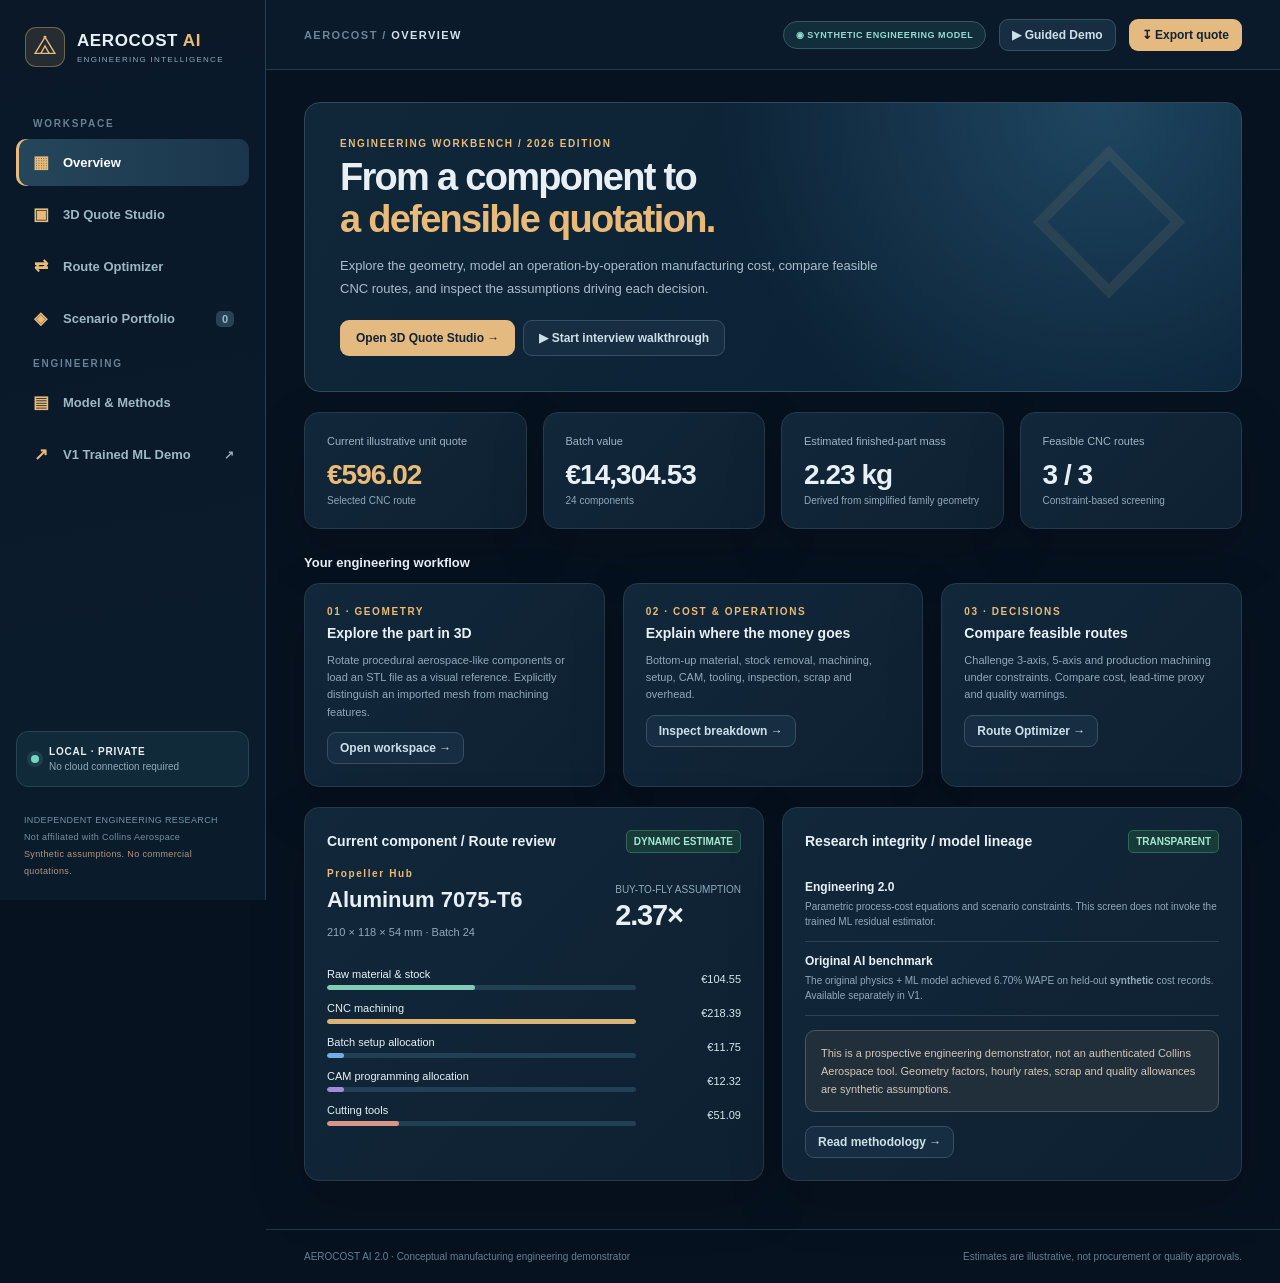
<file: index.html>
<!doctype html><html lang="en"><head>
<meta charset="utf-8"><meta name="viewport" content="width=device-width,initial-scale=1">
<meta name="theme-color" content="#0a1525"><meta name="description" content="AEROCOST AI 2.0 — illustrative aerospace machining-cost and route analysis studio.">
<title>AEROCOST AI 2.0 | Engineering Cost Studio</title><link rel="icon" type="image/svg+xml" href="assets/favicon.svg"><link rel="stylesheet" href="assets/style-v2.css">
</head><body>
<div class="app-shell">
<aside class="sidebar" id="side">
 <div class="brand"><div class="brand-icon"><svg viewBox="0 0 48 48" fill="none" aria-hidden="true"><path d="M7 35 24 7l17 28H7Z" stroke="currentColor" stroke-width="2.3"/><path d="M17 35 24 22l7 13" stroke="currentColor" stroke-width="2.3"/><circle cx="24" cy="7" r="2.5" fill="currentColor"/></svg></div><div><div class="brand-title">AEROCOST <em>AI</em></div><div class="brand-sub">ENGINEERING INTELLIGENCE</div></div></div>
 <div class="side-heading">WORKSPACE</div>
 <nav id="nav" aria-label="Primary"><button data-page="overview" class="nav-btn active"><span class="nav-icon">▦</span>Overview</button><button data-page="quote" class="nav-btn"><span class="nav-icon">▣</span>3D Quote Studio</button><button data-page="routes" class="nav-btn"><span class="nav-icon">⇄</span>Route Optimizer</button><button data-page="portfolio" class="nav-btn"><span class="nav-icon">◈</span>Scenario Portfolio <span id="scenarioCount" class="nav-count">0</span></button></nav>
 <div class="side-heading">ENGINEERING</div><nav><button data-page="research" class="nav-btn"><span class="nav-icon">▤</span>Model & Methods</button><a class="nav-btn" href="legacy/index.html" target="_blank" rel="noopener"><span class="nav-icon">↗</span>V1 Trained ML Demo <span class="nav-small">↗</span></a></nav>
 <div class="side-spacer"></div><div class="side-info"><span class="live-dot"></span><div><strong>LOCAL · PRIVATE</strong><span>No cloud connection required</span></div></div><div class="side-footer">INDEPENDENT ENGINEERING RESEARCH<br>Not affiliated with Collins Aerospace<br><span>Synthetic assumptions. No commercial quotations.</span></div>
</aside>
<div class="main-area"><header class="topbar"><div class="top-left"><button class="menu-button" id="menu" aria-label="Toggle navigation">☰</button><div class="breadcrumbs">AEROCOST / <strong id="breadcrumb">OVERVIEW</strong></div></div><div class="top-right"><span class="top-chip">◉ SYNTHETIC ENGINEERING MODEL</span><button class="btn btn-outline btn-sm" id="guidedBtn">▶ Guided Demo</button><button class="btn btn-gold btn-sm" id="exportBtn">↧ Export quote</button></div></header>
<main id="app" aria-live="polite"></main><footer class="footer"><span>AEROCOST AI 2.0 · Conceptual manufacturing engineering demonstrator</span><span>Estimates are illustrative, not procurement or quality approvals.</span></footer></div></div>
<div id="toast" role="status" aria-live="polite"></div>
<div id="guided" class="guided hidden" role="dialog" aria-modal="true" aria-label="Guided demonstration"><div class="tour-card"><div class="tour-kicker">PRESENTATION MODE <span id="tourStep">01 / 05</span></div><h2 id="tourTitle"></h2><p id="tourText"></p><div class="tour-actions"><button class="btn btn-outline" id="tourExit">Exit</button><div><button class="btn btn-outline" id="tourPrev">← Back</button><button class="btn btn-gold" id="tourNext">Next →</button></div></div></div></div>
<script src="assets/engineering-v2.js"></script><script src="assets/app-v2.js"></script></body></html>
</file>
<file: assets/style-v2.css>
:root{color-scheme:dark;--bg:#071220;--surface:#0e2031;--surface2:#11283c;--surface3:#172e43;--border:#253a4a;--ink:#e8f0f5;--mute:#91a9b9;--low:#647b8f;--gold:#e9ba78;--mint:#74d5c3;--blue:#6ca9e2;--red:#ed8f91;--shadow:0 20px 55px rgba(0,0,0,.18)}*{box-sizing:border-box}html{font-family:Inter,'Segoe UI',Arial,sans-serif}body{margin:0;background:var(--bg);color:var(--ink)}button,input,select{font:inherit}button{cursor:pointer}a{color:inherit;text-decoration:none}.app-shell{display:flex;min-height:100vh}.sidebar{width:266px;flex-shrink:0;background:linear-gradient(170deg,#0a1828,#0a1c2c);border-right:1px solid #244053;display:flex;flex-direction:column;padding:27px 16px 20px;position:sticky;height:100vh;top:0;z-index:15}.brand{display:flex;align-items:center;gap:12px;padding:0 9px 40px}.brand-icon{width:40px;height:40px;background:rgba(233,186,120,.12);border:1px solid rgba(233,186,120,.38);border-radius:11px;color:var(--gold);display:grid;place-items:center}.brand-icon svg{width:28px}.brand-title{font-weight:900;letter-spacing:.035em;font-size:17px}.brand-title em{font-style:normal;color:var(--gold)}.brand-sub{font-size:8px;color:var(--mute);letter-spacing:.16em;margin-top:4px}.side-heading{font-size:10px;color:#668295;font-weight:800;letter-spacing:.18em;padding:0 17px;margin:11px 0 10px}.nav-btn{border:0;background:transparent;color:#9eb7c6;display:flex;align-items:center;width:100%;gap:13px;text-align:left;border-radius:10px;padding:13px 15px;font-size:13px;font-weight:640;margin-bottom:5px;transition:.15s}.nav-btn:hover{background:#173449;color:white}.nav-btn.active{background:linear-gradient(90deg,#25465b,#1a364c);color:white;box-shadow:inset 3px 0 var(--gold)}.nav-icon{width:19px;text-align:center;font-size:17px;color:var(--gold)}.nav-small{margin-left:auto;font-size:12px;color:var(--mute)}.nav-count{margin-left:auto;background:#254355;border-radius:5px;padding:2px 6px;font-size:11px}.side-spacer{flex:1}.side-info{background:#112a3a;border:1px solid #284354;border-radius:12px;display:flex;gap:10px;padding:14px;align-items:center}.live-dot{height:8px;width:8px;border-radius:50%;background:var(--mint);box-shadow:0 0 0 4px rgba(116,213,195,.12)}.side-info strong,.side-info span:not(.live-dot){display:block}.side-info strong{font-size:10px;letter-spacing:.08em}.side-info div span{color:var(--mute);font-size:10px;margin-top:4px}.side-footer{font-size:9px;line-height:1.9;letter-spacing:.04em;color:#7390a4;margin:25px 8px 0}.side-footer span{color:#b9937a}.main-area{flex:1;min-width:0;display:flex;flex-direction:column}.topbar{height:70px;padding:0 38px;display:flex;align-items:center;justify-content:space-between;border-bottom:1px solid #233b4f;background:#0b1a2a;gap:15px}.breadcrumbs{font-size:11px;color:#68879a;font-weight:700;letter-spacing:.13em}.breadcrumbs strong{color:#d0e3ed}.top-right,.top-left{display:flex;align-items:center;gap:13px}.top-chip{border:1px solid #355866;color:#96d9d1;border-radius:30px;background:#112e3a;padding:8px 12px;font-size:9px;letter-spacing:.06em;font-weight:850}.menu-button{display:none;background:transparent;border:0;color:white;font-size:20px}.btn{border-radius:9px;border:1px solid transparent;padding:10px 15px;font-size:12px;font-weight:750;transition:.15s;white-space:nowrap}.btn:focus-visible,.nav-btn:focus-visible,input:focus-visible,select:focus-visible{outline:2px solid var(--gold);outline-offset:2px}.btn:hover{filter:brightness(1.15);transform:translateY(-1px)}.btn-sm{padding:8px 12px}.btn-gold{background:#e5ba81;color:#122333}.btn-outline{background:#172e42;border-color:#365062;color:#cce0e7}.btn-quiet{background:transparent;color:#a9c6d4}.btn:disabled{opacity:.4;cursor:not-allowed;transform:none}.button-row{display:flex;gap:8px;flex-wrap:wrap}.danger-text{color:var(--red)}main#app{width:100%;padding:32px 38px 48px;max-width:1640px;margin:0 auto;flex:1}.eyebrow{font-size:10px;font-weight:850;letter-spacing:.16em;color:var(--gold);margin-bottom:8px}.page-title{font-size:30px;letter-spacing:-.035em;margin:0;font-weight:790}.page-subtitle{font-size:13px;line-height:1.6;color:var(--mute);max-width:770px;margin:10px 0 24px}.page-head{display:flex;justify-content:space-between;align-items:start;gap:12px;flex-wrap:wrap}.card{background:linear-gradient(135deg,#11283a,#0e2031);border:1px solid var(--border);border-radius:15px;box-shadow:var(--shadow)}.card-pad{padding:22px}.card-head{display:flex;justify-content:space-between;align-items:center;gap:12px;margin-bottom:15px}.card-title{font-weight:800;font-size:14px}.tiny{font-size:10px;color:var(--mute)}.muted{color:var(--mute)}.muted-small{font-size:11px;color:var(--mute);line-height:1.55}.grid-2{display:grid;grid-template-columns:1fr 1fr;gap:18px}.grid-3{display:grid;grid-template-columns:repeat(3,minmax(0,1fr));gap:18px}.grid-4{display:grid;grid-template-columns:repeat(4,minmax(0,1fr));gap:16px}.kpi{padding:22px}.kpi .label{font-size:11px;color:#9db5c1}.kpi .number{font-size:28px;font-weight:800;letter-spacing:-.035em;margin:12px 0 4px;font-variant-numeric:tabular-nums}.kpi .context{font-size:10px;color:var(--mute)}.mint{color:var(--mint)}.gold{color:var(--gold)}.mono{font-variant-numeric:tabular-nums;font-family:'Segoe UI',sans-serif}.hero{position:relative;border:1px solid #30485b;border-radius:16px;background:radial-gradient(circle at 85% 0,rgba(55,114,150,.45),transparent 45%),linear-gradient(120deg,#102639,#092034);padding:35px;overflow:hidden;min-height:200px}.hero h1{margin:0;font-size:38px;letter-spacing:-.045em;line-height:1.1;max-width:680px}.hero h1 span{color:var(--gold)}.hero p{font-size:13px;line-height:1.8;color:#acbecc;max-width:540px}.hero-icon{font-size:200px;position:absolute;right:55px;top:-15px;color:rgba(233,186,120,.09);pointer-events:none}.section-label{font-size:13px;font-weight:800;margin:26px 0 13px}.badge{border:1px solid #35556a;border-radius:5px;background:#16384a;color:#a4d4e2;font-size:10px;padding:5px 7px;font-weight:760;white-space:nowrap}.badge.warn{border-color:#76523e;background:#3c3028;color:#f2c398}.badge.ok{border-color:#31665a;color:#a3e6d4;background:#173b37}.quote-layout{display:grid;grid-template-columns:minmax(0,1.15fr) minmax(335px,.85fr);gap:19px}.viewer-wrap{height:380px;position:relative;background:radial-gradient(circle at 50% 35%,#28475a,#0a1928 74%);border:1px solid #2d4959;border-radius:12px;overflow:hidden}.viewer-wrap canvas{display:block;width:100%;height:100%;touch-action:none;cursor:grab}.viewer-wrap canvas:active{cursor:grabbing}.viewer-top{pointer-events:none;position:absolute;top:13px;left:15px;right:15px;display:flex;justify-content:space-between;font-size:10px;color:#b4cdd7}.viewer-tag{background:#0d2435b5;border:1px solid #385364;padding:7px 8px;border-radius:6px;letter-spacing:.04em}.viewer-controls{position:absolute;bottom:12px;left:13px;right:13px;display:flex;align-items:center;justify-content:space-between;gap:8px}.viewer-controls .btn{padding:7px 10px;background:#122c42cc}.viewer-meta{font-size:10px;color:#b8ced7}.form-grid{display:grid;grid-template-columns:1fr 1fr;gap:14px}.field{display:flex;flex-direction:column;gap:6px;min-width:0}.field label{font-size:11px;color:#aec3ce;font-weight:680}.field input,.field select{width:100%;background:#0a1d2d;border:1px solid #365064;padding:10px 11px;border-radius:7px;color:#e3edf5;min-width:0;font-size:12px}.field small{color:var(--mute);font-size:10px}.full{grid-column:1/-1}.slab{background:#0d2131;border:1px solid #2a4052;border-radius:11px;padding:14px}.summary-callout{border:1px solid #315f60;background:linear-gradient(110deg,#174347,#103039);padding:20px;border-radius:12px;display:flex;align-items:center;justify-content:space-between;gap:12px}.cost-figure{font-size:29px;letter-spacing:-.04em;font-weight:850;margin:4px 0}.pill{background:#172b40;border:1px solid #304d60;border-radius:30px;font-size:10px;color:#bad0d8;padding:6px 9px}.notice{border:1px solid #4c5660;background:#212f3a;border-radius:10px;padding:13px 15px;font-size:11px;color:#d3c7b5;line-height:1.65;margin:14px 0}.row{display:flex;align-items:center;justify-content:space-between;gap:10px}.rows-gap{display:flex;flex-direction:column;gap:12px}.divider{border:0;border-top:1px solid #304758;margin:18px 0}.cost-track{height:10px;background:#173146;border-radius:8px;overflow:hidden;display:flex}.cost-track span{height:100%;display:block}.breakdown-list{margin-top:16px;display:flex;flex-direction:column;gap:12px}.breakdown-row{display:grid;grid-template-columns:1fr 92px;gap:13px;align-items:center;font-size:11px}.breakdown-row .value{text-align:right;font-variant-numeric:tabular-nums;color:#d3e8ec}.mini-track{height:5px;background:#214053;border-radius:4px;overflow:hidden;margin-top:5px}.mini-track span{display:block;height:100%;border-radius:4px}.table-wrap{overflow:auto}.data-table{width:100%;border-collapse:collapse;font-size:12px}.data-table th{text-align:left;color:#7899ad;font-size:10px;text-transform:uppercase;letter-spacing:.09em;font-weight:760;padding:12px 10px;border-bottom:1px solid #365064}.data-table td{padding:14px 10px;border-bottom:1px solid #253b4e;color:#cfdee7;white-space:nowrap}.data-table tr:last-child td{border-bottom:0}.data-table tr:hover td{background:#163247}.right{text-align:right!important}.route-card{padding:20px;transition:.2s}.route-card.selected{border-color:#d1a976;box-shadow:0 0 0 1px #b78c5f}.route-price{font-size:26px;font-weight:820;letter-spacing:-.04em;margin:15px 0 4px}.route-stats{display:flex;flex-wrap:wrap;gap:15px;margin:18px 0}.route-stats strong{display:block;font-size:15px}.route-stats span{font-size:10px;color:var(--mute)}.progress{height:7px;border-radius:6px;background:#244255;overflow:hidden}.progress span{height:100%;display:block;background:var(--mint)}.note-list{font-size:12px;line-height:1.8;color:#a5bac7;padding-left:20px}.footer{display:flex;justify-content:space-between;gap:20px;padding:21px 38px;font-size:10px;color:#627f92;border-top:1px solid #213a4b}.chart-area svg{width:100%;height:auto;display:block}.quote-card{padding:20px}.quote-card h3{font-size:14px;margin:4px 0}.quote-card small{color:var(--mute)}.quote-card .price{font-size:23px;font-weight:820;margin:18px 0}.tag{font-size:10px;color:var(--gold);font-weight:800;letter-spacing:.11em}.research-step{display:flex;gap:12px;padding:16px 0;border-bottom:1px solid #294256}.research-step:last-child{border-bottom:0}.step-number{background:#204153;color:var(--gold);border-radius:7px;width:35px;height:35px;flex-shrink:0;display:grid;place-items:center;font-weight:800;font-size:12px}.research-step b{display:block;font-size:13px}.research-step p{font-size:12px;color:var(--mute);line-height:1.65;margin:6px 0}.select-line{padding:12px 0;border-bottom:1px solid #2b4351}.select-line:last-child{border-bottom:0}.select-line .title{font-weight:750;font-size:12px}.select-line .desc{font-size:10px;color:var(--mute);line-height:1.5;margin-top:5px}.span-all{grid-column:1/-1}.empty{padding:80px 25px;text-align:center;color:var(--mute);border:1px dashed #335063;border-radius:12px}.empty b{display:block;color:#d4e5ed;margin:12px 0;font-size:16px}.hidden{display:none!important}#toast{position:fixed;right:20px;bottom:20px;z-index:40;pointer-events:none}#toast div{background:#1c384b;border:1px solid #497386;border-radius:9px;color:#ecf6f8;padding:13px 18px;margin-top:10px;box-shadow:var(--shadow);font-size:12px}.guided{position:fixed;inset:0;background:rgba(2,10,18,.8);backdrop-filter:blur(5px);display:grid;place-items:center;z-index:60;padding:25px}.tour-card{width:min(580px,100%);border:1px solid #53687b;border-radius:18px;padding:32px;background:linear-gradient(135deg,#1d3d53,#102436);box-shadow:0 25px 120px #0007}.tour-kicker{color:var(--gold);font-size:10px;letter-spacing:.16em;font-weight:850;display:flex;justify-content:space-between}.tour-card h2{font-size:26px;margin:24px 0 12px;letter-spacing:-.03em}.tour-card p{color:#bdd0dd;line-height:1.8;font-size:14px}.tour-actions{display:flex;align-items:center;justify-content:space-between;gap:10px;margin-top:27px}.tour-actions div{display:flex;gap:8px}@media(max-width:1120px){.sidebar{width:226px}.topbar{padding:0 22px}main#app{padding:25px 23px}.quote-layout{grid-template-columns:1fr}.viewer-wrap{height:350px}.grid-4{grid-template-columns:repeat(2,1fr)}}@media(max-width:760px){.sidebar{position:fixed;left:-270px;transition:left .22s;width:256px;box-shadow:20px 0 50px #0006}.sidebar.open{left:0}.menu-button{display:block}.topbar{height:auto;min-height:70px;padding:12px 17px}.top-chip{display:none}.top-right{gap:6px}.top-right .btn{padding:8px;font-size:10px}main#app{padding:22px 15px}.footer{padding:18px;font-size:9px;flex-direction:column;gap:5px}.hero{padding:24px}.hero h1{font-size:28px}.hero-icon{font-size:105px;right:5px}.grid-2,.grid-3{grid-template-columns:1fr}.quote-layout{grid-template-columns:minmax(0,1fr)}.form-grid{grid-template-columns:1fr 1fr}.viewer-wrap{height:290px}.page-title{font-size:25px}.grid-4{gap:10px}.kpi{padding:14px}.kpi .number{font-size:22px}}@media print{.sidebar,.topbar,.footer,.button-row,#toast,.viewer-controls,.guided,.btn{display:none!important}.app-shell,.main-area{display:block}body{background:white;color:#111}main#app{padding:0}.card{background:white!important;color:black!important;border:1px solid #ccc;box-shadow:none;break-inside:avoid}.page-title,.card-title{color:black}.muted,.muted-small{color:#333!important}.viewer-wrap{background:#e4e9ef}.data-table td{color:#333}.quote-layout{grid-template-columns:1fr 1fr}}
</file>
